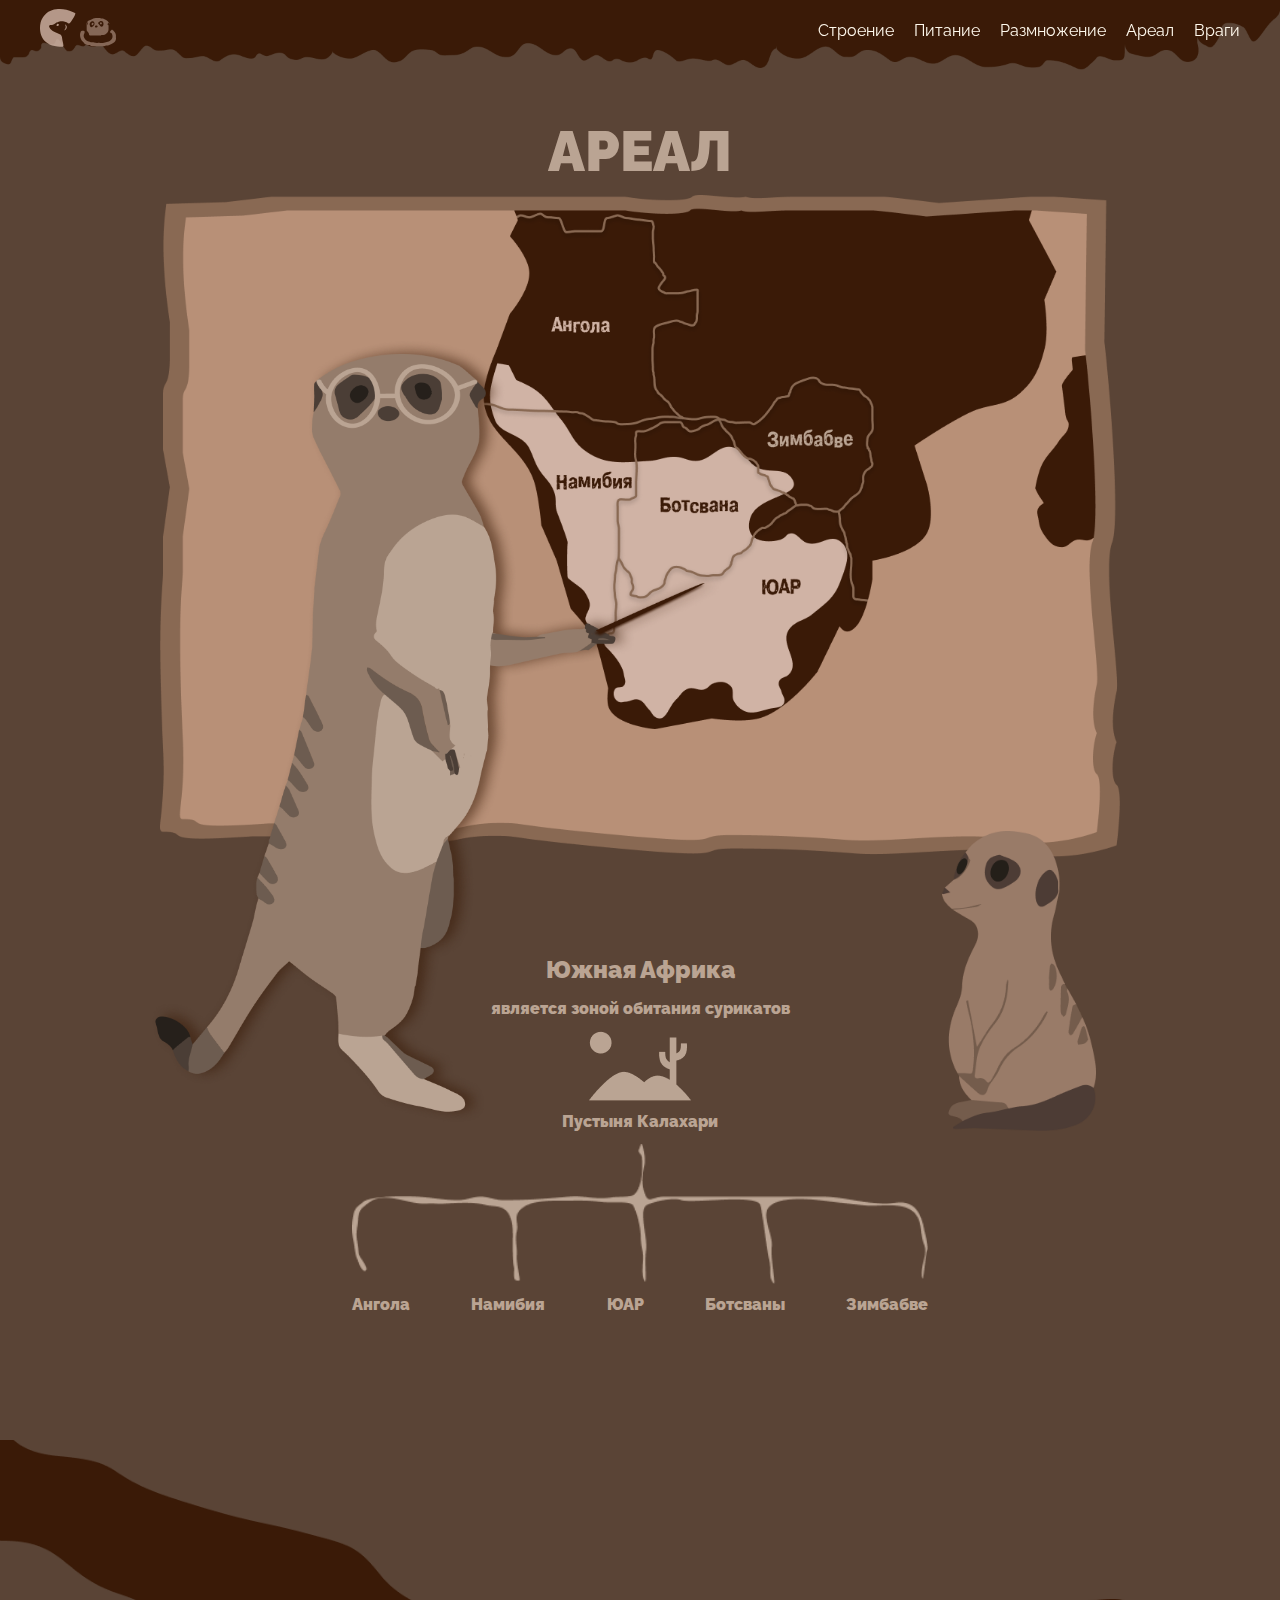
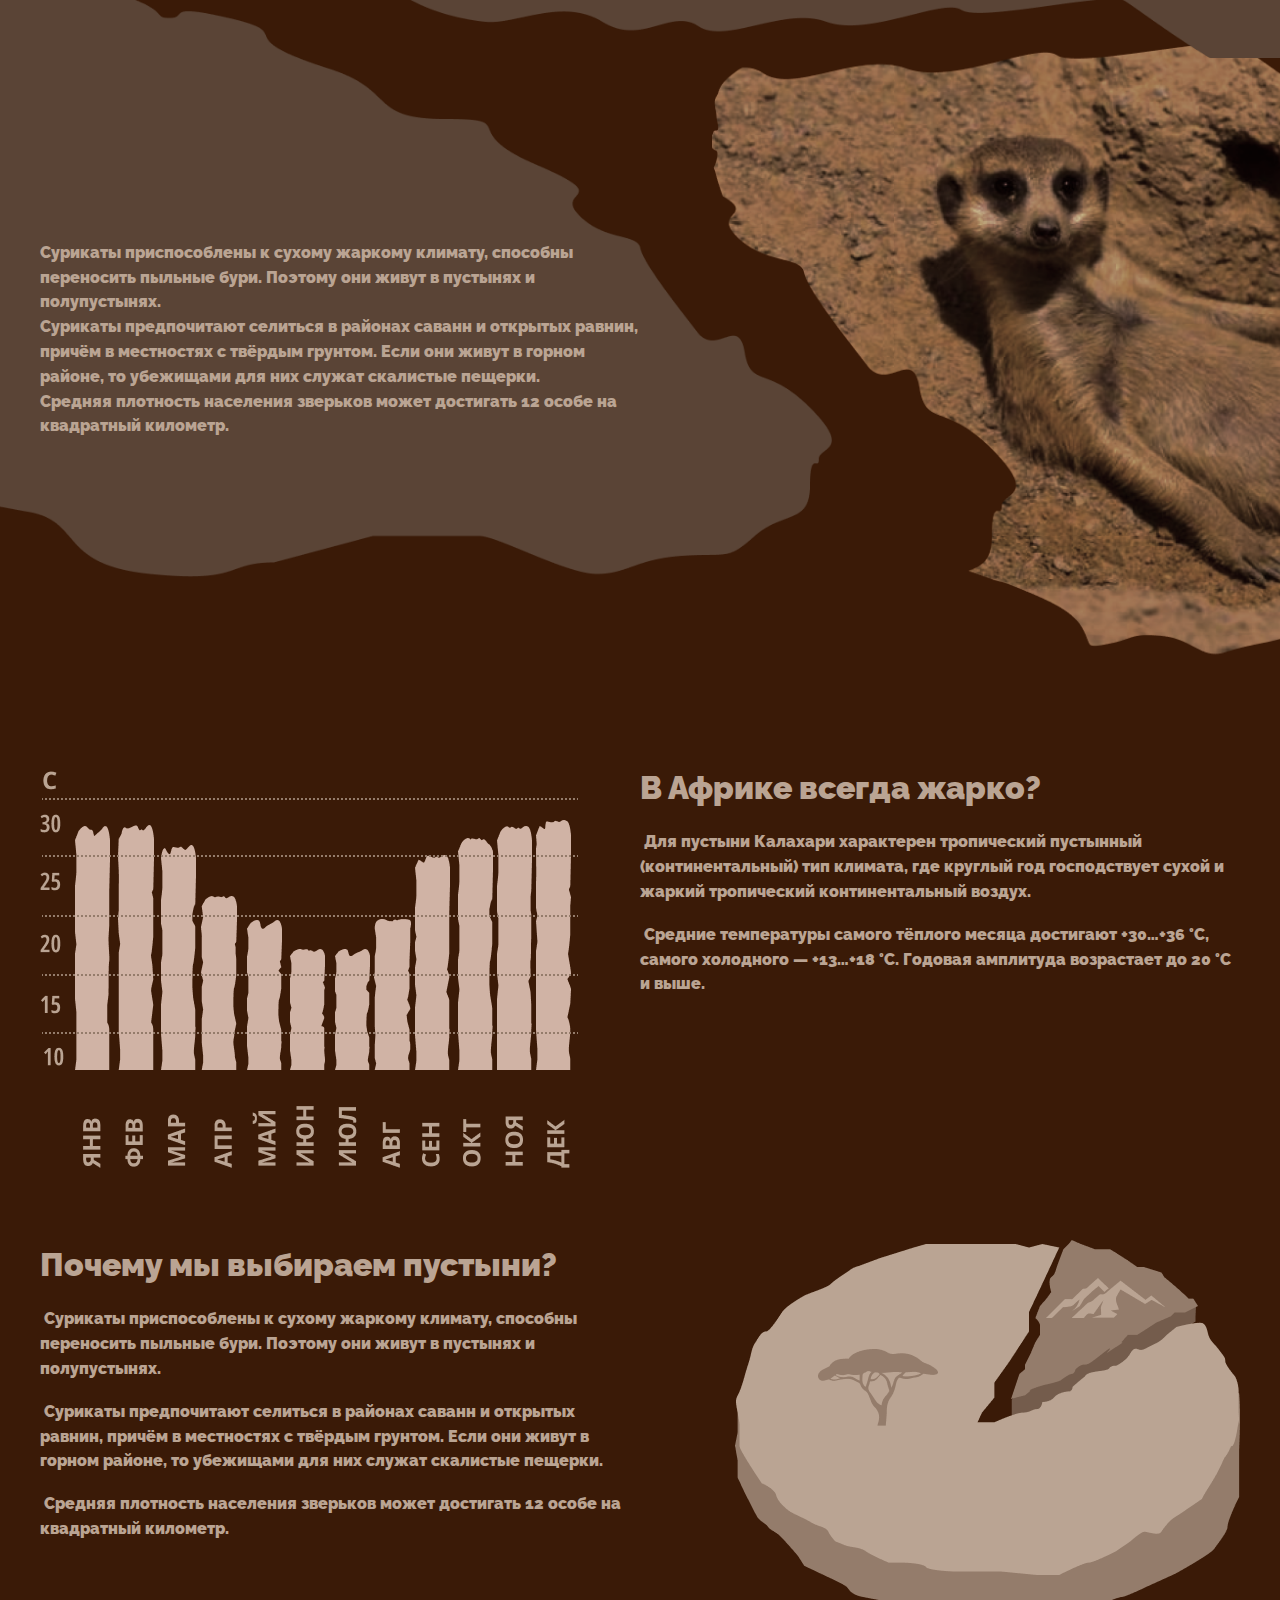
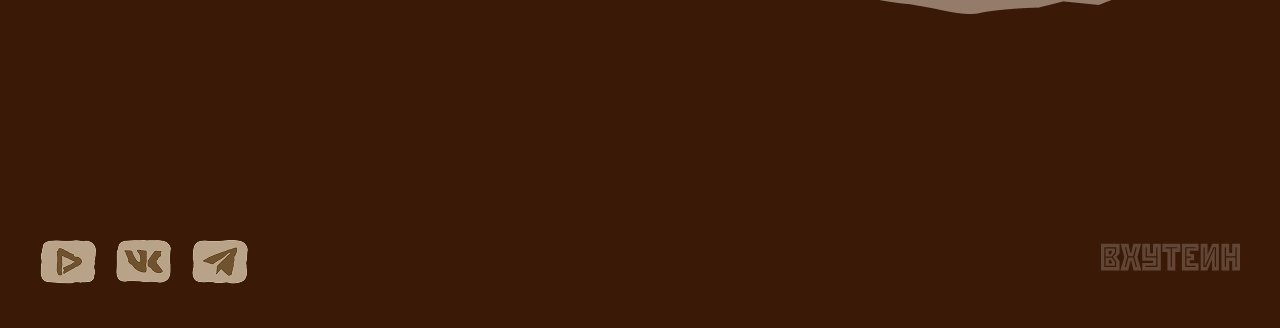
<file: area.html>
<!DOCTYPE html>
<html lang="en">
  <head>
    <meta charset="UTF-8" />
    <meta name="viewport" content="width=device-width, initial-scale=1.0" />
    <title>Ареал</title>
    <link rel="stylesheet" href="css/reset.css" />
    <link rel="stylesheet" href="css/base.css" />
    <link rel="stylesheet" href="css/header.css" />
    <link rel="stylesheet" href="css/secondary_pages.css" />
    <link rel="stylesheet" href="css/footer.css" />
  </head>
  <body>
    <header class="header">
      <img class="menu-cover" src="img/menu-img.png" alt="" />

      <div class="container">
        <nav class="nav">
          <div class="menu__icons">
            <a href="index.html"
              ><img
                class="menu__mini-logo"
                src="img/meerkat-mini-logo.svg"
                alt=""
            /></a>
            <a href=""
              ><img class="menu__map" src="img/meerkat-map.svg" alt=""
            /></a>
          </div>
          <ul class="menu">
            <a href="structure.html" class="menu__item-link">
              <li class="menu__item">Строение</li>
            </a>
            <a href="nutrition.html" class="menu__item-link">
              <li class="menu__item">Питание</li>
            </a>
            <a href="reproduction.html" class="menu__item-link">
              <li class="menu__item">Размножение</li>
            </a>
            <a href="area.html" class="menu__item-link">
              <li class="menu__item">Ареал</li>
            </a>
            <a href="enemies.html" class="menu__item-link">
              <li class="menu__item">Враги</li>
            </a>
          </ul>
        </nav>
      </div>
    </header>

    <main>
      <section class="area__map">
        <h1 class="area__map-main_title">АРЕАЛ</h1>
        <div class="container">
          <div class="area__map-inner">
            <div class="area__map-inner_content-box">
              <img src="img/area_page/bigmap.png" alt="" class="map-pic" />
              <img
                src="img/area_page/meerkat_teacher.png"
                alt=""
                class="meerkat-teacher-pic"
              />
              <img
                src="img/area_page/meerkat_baby.png"
                alt=""
                class="meerkat-baby-pic"
              />
            </div>
            <div class="area__map-inner_info">
              <h2 class="area__map-title">Южная Африка</h2>
              <p class="area__map-paragraph">
                является зоной обитания сурикатов
              </p>
              <img src="img/area_page/desert_logo.png" alt="" />
              <p class="area__map-paragraph">Пустыня Калахари</p>
              <img
                class="area__map-inner_info-branching"
                src="img/area_page/branching.png"
                alt=""
              />
              <div class="area__map-inner_info-countries">
                <p class="area__map-info_countries-item">Ангола</p>
                <p class="area__map-info_countries-item">Намибия</p>
                <p class="area__map-info_countries-item">ЮАР</p>
                <p class="area__map-info_countries-item">Ботсваны</p>
                <p class="area__map-info_countries-item">Зимбабве</p>
              </div>
            </div>
          </div>
        </div>
      </section>
      <section class="stats">
        <div class="container">
          <div class="stats-inner">
            <div class="stats-inner_content">
              <img
                class="stats-inner_content-fragment"
                src="img/area_page/fragments/fragment_2.png"
                alt=""
              />
              <div class="stats-inner_content-text">
                <p>
                  Сурикаты приспособлены к сухому жаркому климату, способны
                  переносить пыльные бури. Поэтому они живут в пустынях и
                  полупустынях.
                </p>
                <p>
                  Сурикаты предпочитают селиться в районах саванн и открытых
                  равнин, причём в местностях с твёрдым грунтом. Если они живут
                  в горном районе, то убежищами для них служат скалистые
                  пещерки.
                </p>
                <p>
                  Средняя плотность населения зверьков может достигать 12 особе
                  на квадратный километр.
                </p>
              </div>
              <img
                src="img/area_page/meerkat_photo.png"
                alt=""
                class="stats-inner_content-img"
              />
            </div>
            <div class="stats-inner_numbers">
              <img
                class="stats-inner_numbers-img"
                src="img/area_page/chart.png"
                alt=""
              />
              <div class="stats-inner_numbers-text">
                <h2 class="stats-title">В Африке всегда жарко?</h2>
                <p>
                   Для пустыни Калахари характерен тропический пустынный
                  (континентальный) тип климата, где круглый год господствует
                  сухой и жаркий тропический континентальный воздух.
                </p>
                <p>
                   Средние температуры самого тёплого месяца достигают +30…+36
                  °С, самого холодного — +13…+18 °С. Годовая амплитуда
                  возрастает до 20 °С и выше. 
                </p>
              </div>
            </div>
            <div class="stats-inner_numbers-2">
              <div class="stats-inner_numbers-text">
                <h2 class="stats-title">Почему мы выбираем пустыни?</h2>
                <p>
                   Сурикаты приспособлены к сухому жаркому климату, способны
                  переносить пыльные бури. Поэтому они живут в пустынях и
                  полупустынях.
                </p>
                <p>
                   Сурикаты предпочитают селиться в районах саванн и открытых
                  равнин, причём в местностях с твёрдым грунтом. Если они живут
                  в горном районе, то убежищами для них служат скалистые
                  пещерки.
                </p>
                <p>
                   Средняя плотность населения зверьков может достигать 12 особе
                  на квадратный километр.
                </p>
              </div>
              <img
                class="stats-inner_numbers-2-img"
                src="img/area_page/diagram.png"
                alt=""
              />
            </div>
          </div>
        </div>
      </section>
    </main>

    <footer class="footer">
      <div class="container">
        <nav class="footer-nav">
          <div class="menu__pics">
            <a href=""><img src="img/pictographs/youtube-logo.png" alt="" /></a>
            <a href=""><img src="img/pictographs/wk-logo.png" alt="" /></a>
            <a href=""><img src="img/pictographs/tg-logo.png" alt="" /></a>
          </div>
          <div class="logos">
            <img src="img/vhutein-logo.svg" alt="" class="logo_item" />
          </div>
        </nav>
      </div>
    </footer>
  </body>
</html>
</file>
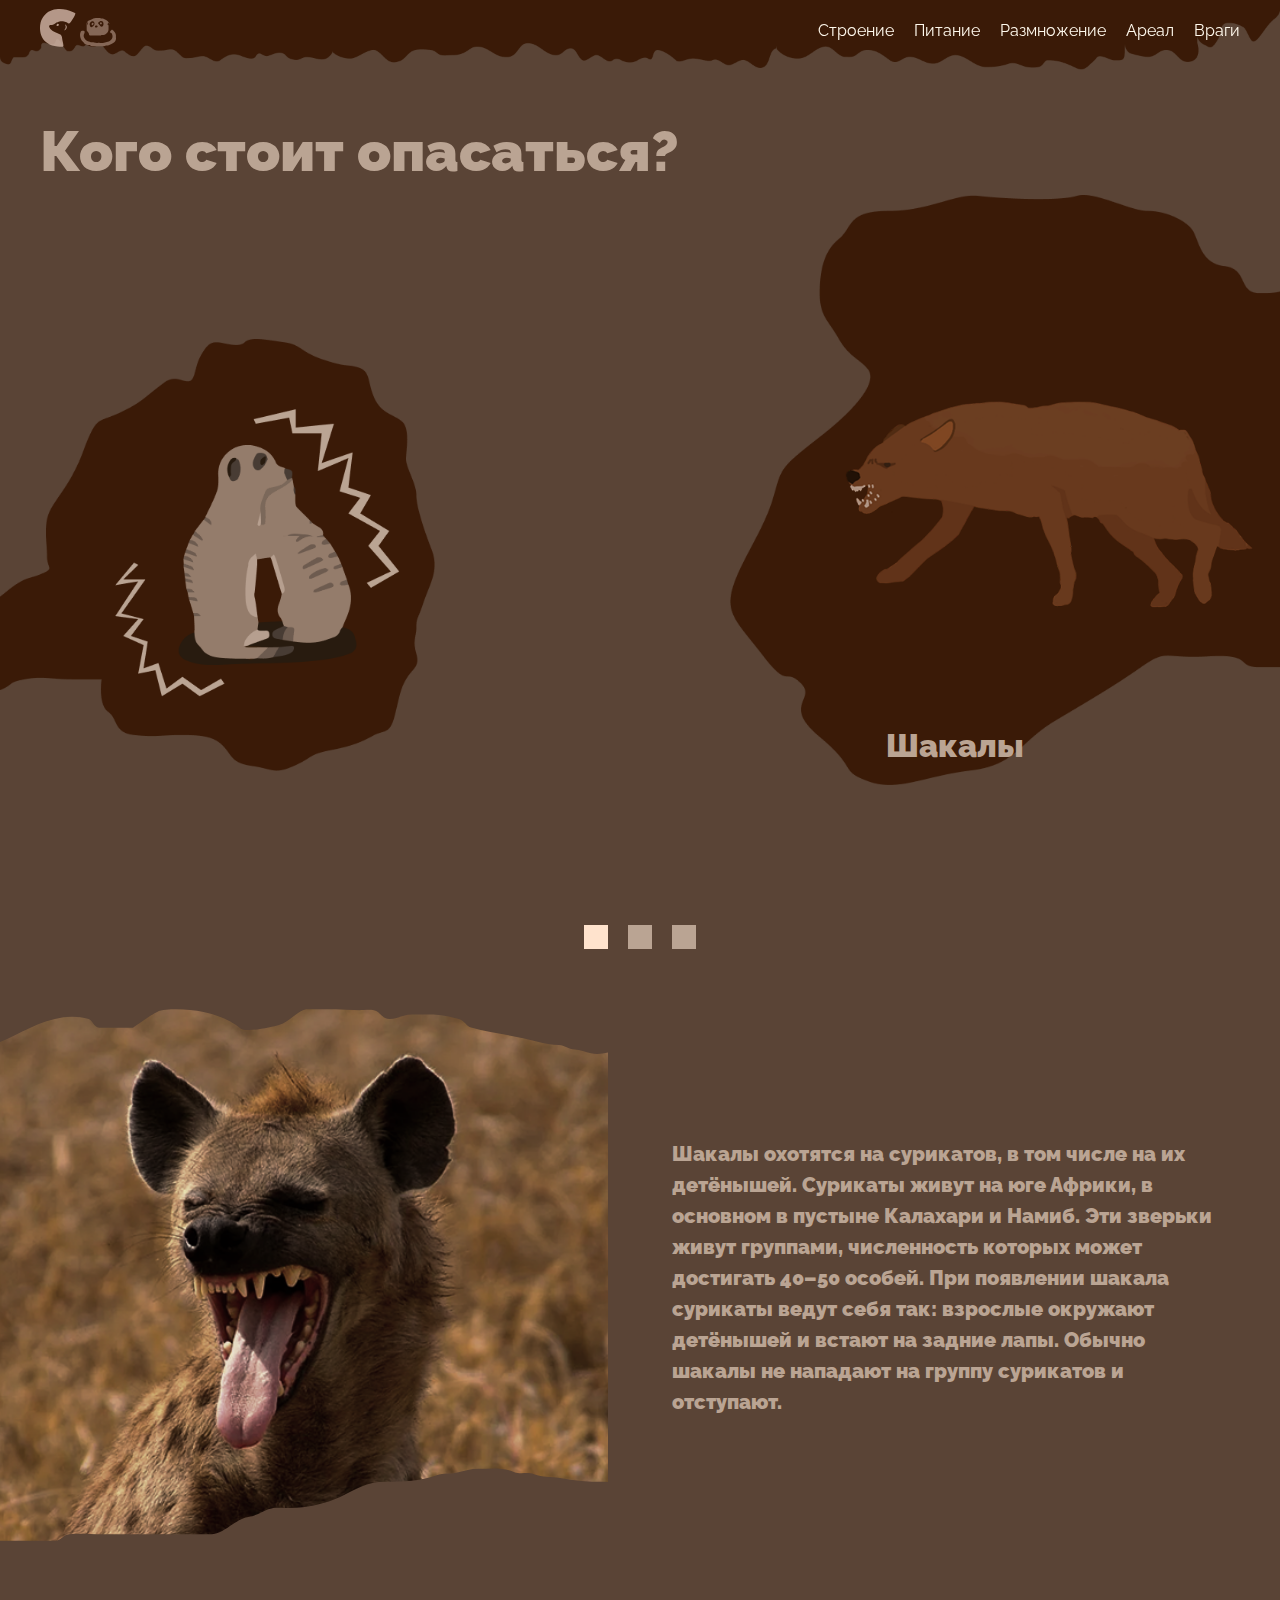
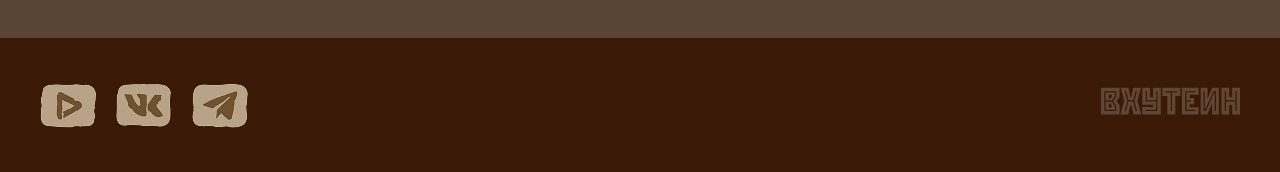
<file: enemies.html>
<!DOCTYPE html>
<html lang="en">
  <head>
    <meta charset="UTF-8" />
    <meta name="viewport" content="width=device-width, initial-scale=1.0" />
    <title>Ареал</title>
    <link rel="stylesheet" href="css/reset.css" />
    <link rel="stylesheet" href="css/base.css" />
    <link rel="stylesheet" href="css/header.css" />
    <link rel="stylesheet" href="css/enemies.css" />
    <!-- <link rel="stylesheet" href="css/secondary_pages.css" /> -->
    <link rel="stylesheet" href="css/footer.css" />
  </head>
  <body>
    <header class="header">
      <img class="menu-cover" src="img/menu-img.png" alt="" />

      <div class="container">
        <nav class="nav">
          <div class="menu__icons">
            <a href="index.html"
              ><img
                class="menu__mini-logo"
                src="img/meerkat-mini-logo.svg"
                alt=""
            /></a>
            <a href=""
              ><img class="menu__map" src="img/meerkat-map.svg" alt=""
            /></a>
          </div>
          <ul class="menu">
            <a href="structure.html" class="menu__item-link">
              <li class="menu__item">Строение</li>
            </a>
            <a href="nutrition.html" class="menu__item-link">
              <li class="menu__item">Питание</li>
            </a>
            <a href="reproduction.html" class="menu__item-link">
              <li class="menu__item">Размножение</li>
            </a>
            <a href="area.html" class="menu__item-link">
              <li class="menu__item">Ареал</li>
            </a>
            <a href="enemies.html" class="menu__item-link">
              <li class="menu__item">Враги</li>
            </a>
          </ul>
        </nav>
      </div>
    </header>

    <main>
      <section class="enemies__slider">
        <div class="container">
          <h1 class="enemies__slider-main_title">Кого стоит опасаться?</h1>
        </div>

        <div class="enemies__slider-meerkats">
          <img
            class="enemies__slider-meerkats_img"
            src="img/enemies/scaring_meerkats.png"
            alt=""
          />
        </div>
        <div class="enemies__slider-list">
          <div
            class="enemies__slider-list_item enemies__slider-list_item--active"
            id="content-1"
          >
            <img
              class="enemies__slider-list_enemy-img"
              src="img/enemies/jacal.png"
              alt=""
            />
            <img
              class="enemies__slider-list_enemy-slot"
              src="img/enemies/enemy_slot.png"
              alt=""
            />
            <p class="enemies__slider-list_enemy-title">Шакалы</p>
          </div>
          <div class="enemies__slider-list_item" id="content-2">
            <img
              class="enemies__slider-list_enemy-img"
              src="img/enemies/snake.png"
              alt=""
            />
            <img
              class="enemies__slider-list_enemy-slot"
              src="img/enemies/enemy_slot.png"
              alt=""
            />
            <p class="enemies__slider-list_enemy-title">Змеи</p>
          </div>
          <div class="enemies__slider-list_item" id="content-3">
            <img
              class="enemies__slider-list_enemy-img"
              src="img/enemies/angry_meerkats.png"
              alt=""
            />
            <img
              class="enemies__slider-list_enemy-slot"
              src="img/enemies/enemy_slot.png"
              alt=""
            />
            <p class="enemies__slider-list_enemy-title">Другие сурикаты</p>
          </div>
        </div>
        <div class="enemies__slider__btn">
          <button
            class="enemies__slider__btn-item enemies__slider__btn-item--active"
            data-button="content-1"
          ></button>
          <button
            class="enemies__slider__btn-item"
            data-button="content-2"
          ></button>
          <button
            class="enemies__slider__btn-item"
            data-button="content-3"
          ></button>
        </div>
      </section>
      <section class="enemies__block">
        <div class="enemies__block-content">
          <div
            class="enemies__block-content_item enemies__block-content_item--active"
            id="block-content-1"
          >
            <div class="masked-photo" id="photo-1"></div>
            <div class="enemies__block-content_text">
              Шакалы охотятся на сурикатов, в том числе на их детёнышей.
              Сурикаты живут на юге Африки, в основном в пустыне Калахари и
              Намиб. Эти зверьки живут группами, численность которых может
              достигать 40–50 особей. При появлении шакала сурикаты ведут себя
              так: взрослые окружают детёнышей и встают на задние лапы. Обычно
              шакалы не нападают на группу сурикатов и отступают.
            </div>
          </div>
          <div class="enemies__block-content_item" id="block-content-2">
            <div class="masked-photo" id="photo-2"></div>
            <div class="enemies__block-content_text">
              Угрозу сурикатам предоставляют: Королевская кобра, Капская кобра и
               чёрная мамба. Иногда змеи заползают в норы сурикатов и охотятся
              на них, в том числе на детёнышей. При этом сурикаты — ловкие
              животные и при борьбе со змеей проявляют сноровку. Укусить
              суриката сложно из-за его высокой подвижности, и в большинстве
              случаев змеи проигрывают и сами оказываются съедены.
            </div>
          </div>
          <div class="enemies__block-content_item" id="block-content-3">
            <div class="masked-photo" id="photo-3"></div>
            <div class="enemies__block-content_text">
              Сами сурикаты являются естественными врагами друг для друга. Это
              связано с тем, что стаи сурикатов быстро съедают доступную в
              округе пищу и опустошают территории своего проживания. Из-за этого
              кланы вынуждены постоянно кочевать с одного места на другое, что
              приводит к межклановым войнам за территорию и за кормовую базу.
            </div>
          </div>
        </div>
      </section>
    </main>
    <footer class="footer">
      <div class="container">
        <nav class="footer-nav">
          <div class="menu__pics">
            <a href=""><img src="img/pictographs/youtube-logo.png" alt="" /></a>
            <a href=""><img src="img/pictographs/wk-logo.png" alt="" /></a>
            <a href=""><img src="img/pictographs/tg-logo.png" alt="" /></a>
          </div>
          <div class="logos">
            <img src="img/vhutein-logo.svg" alt="" class="logo_item" />
          </div>
        </nav>
      </div>
    </footer>

    <script src="js/slider.js"></script>
  </body>
</html>
</file>
<file: css/base.css>
* {
  margin: 0;
  padding: 0;
  box-sizing: border-box;
}
:root {
  --index: calc(1vw + 1vh);
  --text: #e7e7e0;
  --transition: transform 0.75s cubic-bezier(0.075, 0.5, 0, 1);
}
@font-face {
  font-family: raleway_f;
  src: url(../fonts/raleway-regular.woff2);
}
@font-face {
  font-family: raleway_f;
  src: url(../fonts/raleway-black.woff2);
  font-weight: 900;
}
body {
  background-color: #010101;
  font-family: raleway_f, sans-serif;
  line-height: 1.55;
}

a {
  text-decoration: none;
  color: inherit;
}
.container {
  max-width: 1220px;
  padding: 0 10px;
  margin: 0 auto;
}
</file>
<file: css/header.css>
/* СТИЛИ МЕНЮ */
.header {
  /* background-image: url(../img/menu-img.png); */
  position: fixed;
  top: 0;
  left: 0;
  width: 100%;
  z-index: 9999;
}

.menu-cover {
  position: absolute;
  top: 0;
  left: 0;
  width: 100%;
  z-index: -1000;
}

.nav {
  display: grid;
  grid-template-columns: repeat(2, 1fr);
  align-items: center;
  height: 32px;
}

.menu__icons {
  padding-top: 1vh;
  justify-self: start;
}

.menu {
  display: flex;
  gap: 0 20px;
  color: #fff9ed;
  justify-self: end;
  padding-top: 1vh;
}

.menu__mini-logo {
  width: 4vh;
}

.menu__map {
  width: 4vh;
}
</file>
<file: css/secondary_pages.css>
body {
  background-color: #3a1a07;
  color: #baa493;
  overflow-x: hidden;
}

h2 {
  font-size: 24px;
}

.area__map {
  background-color: #5a4436;
  padding-top: 12vh;
  height: 160vh;
  position: relative;
}

.area__map-main_title {
  font-size: 56px;
  text-align: center;
}

.area__map::after {
  content: "";
  position: absolute;
  z-index: 100;
  width: 100%;
  height: calc(var(--index) * 10);
  background-image: url(../img/area_page/fragments/fragment_1.png);
  background-size: cover;
  background-repeat: no-repeat;
  background-position: center;
  bottom: calc(var(--index) * -10);
  left: 0;
}
.area__map-inner {
  width: 80%;
  margin: 0 auto;
}
.area__map-inner_content-box {
  transition: var(--transition);
  position: relative;
  width: 100%;
  height: 80vh;
}

.map-pic {
  position: absolute;
  width: 100%;
  top: 0;
  left: 0;
}

.meerkat-teacher-pic {
  position: absolute;
  width: 60%;
  top: 16vh;
  left: -10px;
}

.meerkat-baby-pic {
  position: absolute;
  width: 16%;
  bottom: -24vh;
  right: 24px;
}

.area__map-inner_info {
  width: 60%;
  margin: 4vh auto 0;
  display: flex;
  flex-direction: column;
  align-items: center;
  gap: 1vh;
}

.area__map-paragraph {
  font-size: 16px;
  font-weight: 600;
}

.area__map-inner_info-branching {
  width: 100%;
}

.area__map-inner_info-countries {
  width: 100%;
  display: flex;
  flex-direction: row;
  justify-content: space-between;
}

.area__map-info_countries-item {
  font-size: 16px;
  font-weight: 600;
}

.stats {
  padding-top: calc(var(--index) * 6);
  min-height: 180vh;
}

.stats-inner_content {
  position: relative;
  height: 80vh;
  width: 100%;
}

.stats-inner_content-fragment {
  position: absolute;
  top: -12vh;
  left: -24%;
  width: 90%;
  z-index: -1;
}
/* 
.stats-inner_content-text {
  width: 100%;
  position: absolute;
  top: 24vh;
  left: 0;
} */

.stats-inner_content-text {
  padding-top: 30vh;
}

.stats-inner_content-text > p {
  width: 50%;
  font-size: 16px;
  font-weight: 600;
}

.stats-inner_content-img {
  width: 60%;
  position: absolute;
  top: 8vh;
  right: -16%;
}

.stats-inner_numbers {
  margin-top: 8vh;
  width: 100%;
  display: grid;
  grid-template-columns: 1fr 1fr;
}

.stats-inner_numbers-text > p {
  font-size: 16px;
  font-weight: 600;
  margin: 2vh 0;
}

.stats-title {
  font-size: 32px;
}

.stats-inner_numbers-2 {
  position: relative;
  margin-top: 8vh;
  width: 100%;
  display: grid;
  grid-template-columns: 1fr 1fr;
}

.stats-inner_numbers-2-img {
  justify-self: end;
}
</file>
<file: css/footer.css>
.footer {
  display: block;
  width: 100%;
  /* height: 30vh; */
  background-color: #3a1a07;
  margin: 20vh 0 0 0;
  padding: 4vh 0;
}

.menu__pics {
  display: flex;
  gap: 0 20px;
  color: #fff9ed;
  justify-self: end;
  padding-top: 1vh;
}

.footer-nav {
  width: 100%;
  display: flex;
  flex-direction: row;
  justify-content: space-between;
  align-items: center;
}
</file>
<file: css/enemies.css>
body {
  background-color: #5a4436;
  color: #baa493;
  overflow-x: hidden;
}

.enemies__slider-main_title {
  font-size: 56px;
}

h2 {
  font-size: 24px;
}

.enemies__slider {
  margin-top: 12vh;
  height: 100vh;
}

.enemies__slider-meerkats {
  width: 100%;
  position: relative;
}

.enemies__slider-meerkats_img {
  width: 40%;
  position: absolute;
  top: 16vh;
  left: -6%;
}

.enemies__slider-list {
  position: relative;
  height: 80vh;
}

.enemies__slider-list_item {
  width: 100%;
  opacity: 0;
  position: absolute;
  transition: opacity 0.6s ease;
  height: 70vh;
}

.enemies__slider-list_item--active {
  opacity: 1;
}

.enemies__slider-list_enemy-img {
  width: 35%;
  position: absolute;
  top: 4vh;
  right: 0;
  z-index: 2;
}

.enemies__slider-list_enemy-slot {
  width: 48%;
  position: absolute;
  top: 0;
  right: -5%;
  z-index: 1;
}

.enemies__slider-list_enemy-title {
  position: absolute;
  bottom: 6vh;
  right: 20%;
  z-index: 3;
  font-size: 32px;
  font-weight: 600;
}
/* 
.enemies__slider__btn {
  display: block;
  position: relative;
  height: 10vh;
} */

.enemies__slider__btn {
  display: flex;
  justify-content: center;
  margin-top: 10px;
  gap: 20px;
}

.enemies__slider__btn-item {
  all: unset;
  width: 24px;
  height: 24px;
  background: #baa493;
  cursor: pointer;
  transition: 0.4s;
}

.enemies__slider__btn-item--active {
  background: #ffe3cd;
}

.enemies__slider__btn-item:hover {
  background: #999;
}

.enemies__block-content {
  width: 100%;
  height: 50vh;
  position: relative;
}

.enemies__block-content_item {
  position: absolute;
  width: 100%;
  display: grid;
  grid-template-columns: 1fr 1fr;
  align-items: center;
  gap: 5%;
  transition: opacity 0.6s ease;
  opacity: 0;
}

.enemies__block-content_item--active {
  opacity: 1;
}

.enemies__block-content_text {
  font-size: 20px;
  font-weight: 600;
  width: 90%;
}

.masked-photo {
  width: 100%;
  height: 60vh;
  background-repeat: no-repeat;
  background-size: cover; 
  background-position: center;

  mask-image: url("../img/enemies/mask-form.svg");
  mask-size: cover;
  mask-repeat: no-repeat;
  mask-position: center;

  -webkit-mask-image: url("../img/enemies/mask-form.svg");
  -webkit-mask-size: cover;
  -webkit-mask-repeat: no-repeat;
  -webkit-mask-position: center;
}

#photo-1 {
  background-image: url("../img/enemies/jacal-photo.png");
}

#photo-2 {
  background-image: url("../img/enemies/snakes-photo.png");
}

#photo-3 {
  background-image: url("../img/enemies/meerkats-photo.png");
}

/* .masked-photo {
  width: 100%;
  height: 60vh;
  background: url("../img/enemies/jacal-photo.png") center/cover no-repeat;
  clip-path: path(
    "M30.1085 417.879C27.6265 410.433 19.9362 408.48 15.8652 401.304C11.6105 393.804 1.77109 390.805 1.77109 381.769C1.77109 368.54 0 355.213 0 341.821C0 313.678 6.11278 286.855 11.6105 259.366C13.8074 248.382 18.4466 237.952 20.8595 227.093C22.496 219.729 22.5363 211.978 23.9097 204.561C27.2288 186.638 28.079 168.807 30.5021 150.936C34.2927 122.981 31.8796 93.4142 31.8796 65.1368V36.7993C31.8796 30.7614 37.1929 27.9764 37.1929 22.0402C37.1929 11.7284 58.6718 15.9398 64.448 15.9398C67.7131 15.9398 75.0586 18.4409 77.928 19.8756C81.6838 21.7535 86.8117 22.2853 90.3256 24.7953C98.9911 30.9849 108.643 30.0668 117.876 25.5824C138.728 15.4544 161.041 2.11398 184.981 8.95385C187.813 9.76307 188.994 15.7619 193.443 15.9398C198.901 16.1581 221 15.9398 221 15.9398C221 15.9398 238.204 3.33876 242.639 2.16467C252.904 -0.552417 267.822 1.34159 278.061 3.14861C286.602 4.65585 301.163 10.3814 307.776 16.3334C312.203 20.3177 333.564 15.4692 339.262 13.7752C348.899 10.9102 355.412 0 365.927 0C378.89 0 391.87 1.77109 404.596 1.77109C409.01 1.77109 416.204 0.371114 419.749 3.54218C423.02 6.46919 424.365 8.85546 428.998 8.85546C435.434 8.85546 440.565 5.31327 447.102 5.31327C452.998 5.31327 458.92 5.15399 464.813 5.31327C471.458 5.49286 478.737 7.2446 485.181 8.85546C489.252 9.87324 491.536 14.8178 495.118 15.8414C513.023 20.9571 531.881 22.0596 549.137 27.4519C554.453 29.1134 560.81 29.8952 566.356 30.1085C570.835 30.2808 574.166 33.6507 579.147 33.6507C583.478 33.6507 588.057 35.8494 592.332 36.7993C598.848 38.2474 605.112 36.3486 611.42 35.0282C622.436 32.7226 634.269 31.1922 644.677 26.5664C649.024 24.6342 666.714 21.9886 671.145 25.6808C678.057 31.441 681.827 39.118 687.971 45.2612C695.281 52.572 701.833 61.7162 706.665 70.8436C709.397 76.0041 712.462 82.1911 716.308 86.5867C718.593 89.1978 712.641 104.793 711.585 108.43C708.087 120.478 713.75 135.309 713.75 147.985C713.75 174.094 725.031 202.366 712.864 226.7C709.682 233.063 708.205 235.509 703.517 241.065C700.38 244.783 695.355 244.179 694.366 250.609C693.683 255.052 695.62 258.032 697.81 261.728C701.121 267.315 702.563 275.039 704.894 281.21C709.606 293.683 710.208 303.182 710.208 317.025C710.208 323.217 708.436 329.096 708.436 335.327C708.436 340.396 704.098 342.255 701.155 346.248C685.714 367.204 658.905 340.652 640.348 350.774C631.326 355.695 630.819 370.706 627.852 379.014C624.655 387.966 610.011 384.327 602.171 384.327C590.391 384.327 578.725 383.284 567.143 381.178C559.99 379.878 553.18 380.818 546.185 378.128C540.883 376.089 534.88 378.545 529.655 376.258C520.8 372.384 510.911 373.7 501.219 373.7C494.982 373.7 489.851 375.149 483.901 376.849C478.392 378.423 472.815 376.973 467.174 379.014C453.681 383.894 439.635 384.327 425.455 384.327C409.91 384.327 402.268 390.208 388.853 396.724C377.827 402.08 361.042 405.58 348.905 405.58C343.237 405.58 335.747 404.374 330.407 406.662C324.438 409.22 321.063 411.857 314.27 412.763C304.294 414.093 294.494 426.833 284.359 426.833H261.728H194.918C185.829 426.833 178.517 425.944 169.139 426.931C163.777 427.496 163.31 432.146 157.627 432.146H140.9H110.693C102.411 432.146 95.9321 437.46 88.9481 437.46C74.4346 437.46 61.7666 435.811 47.8195 433.819C44.4344 433.335 31.2901 421.424 30.1085 417.879Z"
  );
} */
</file>
